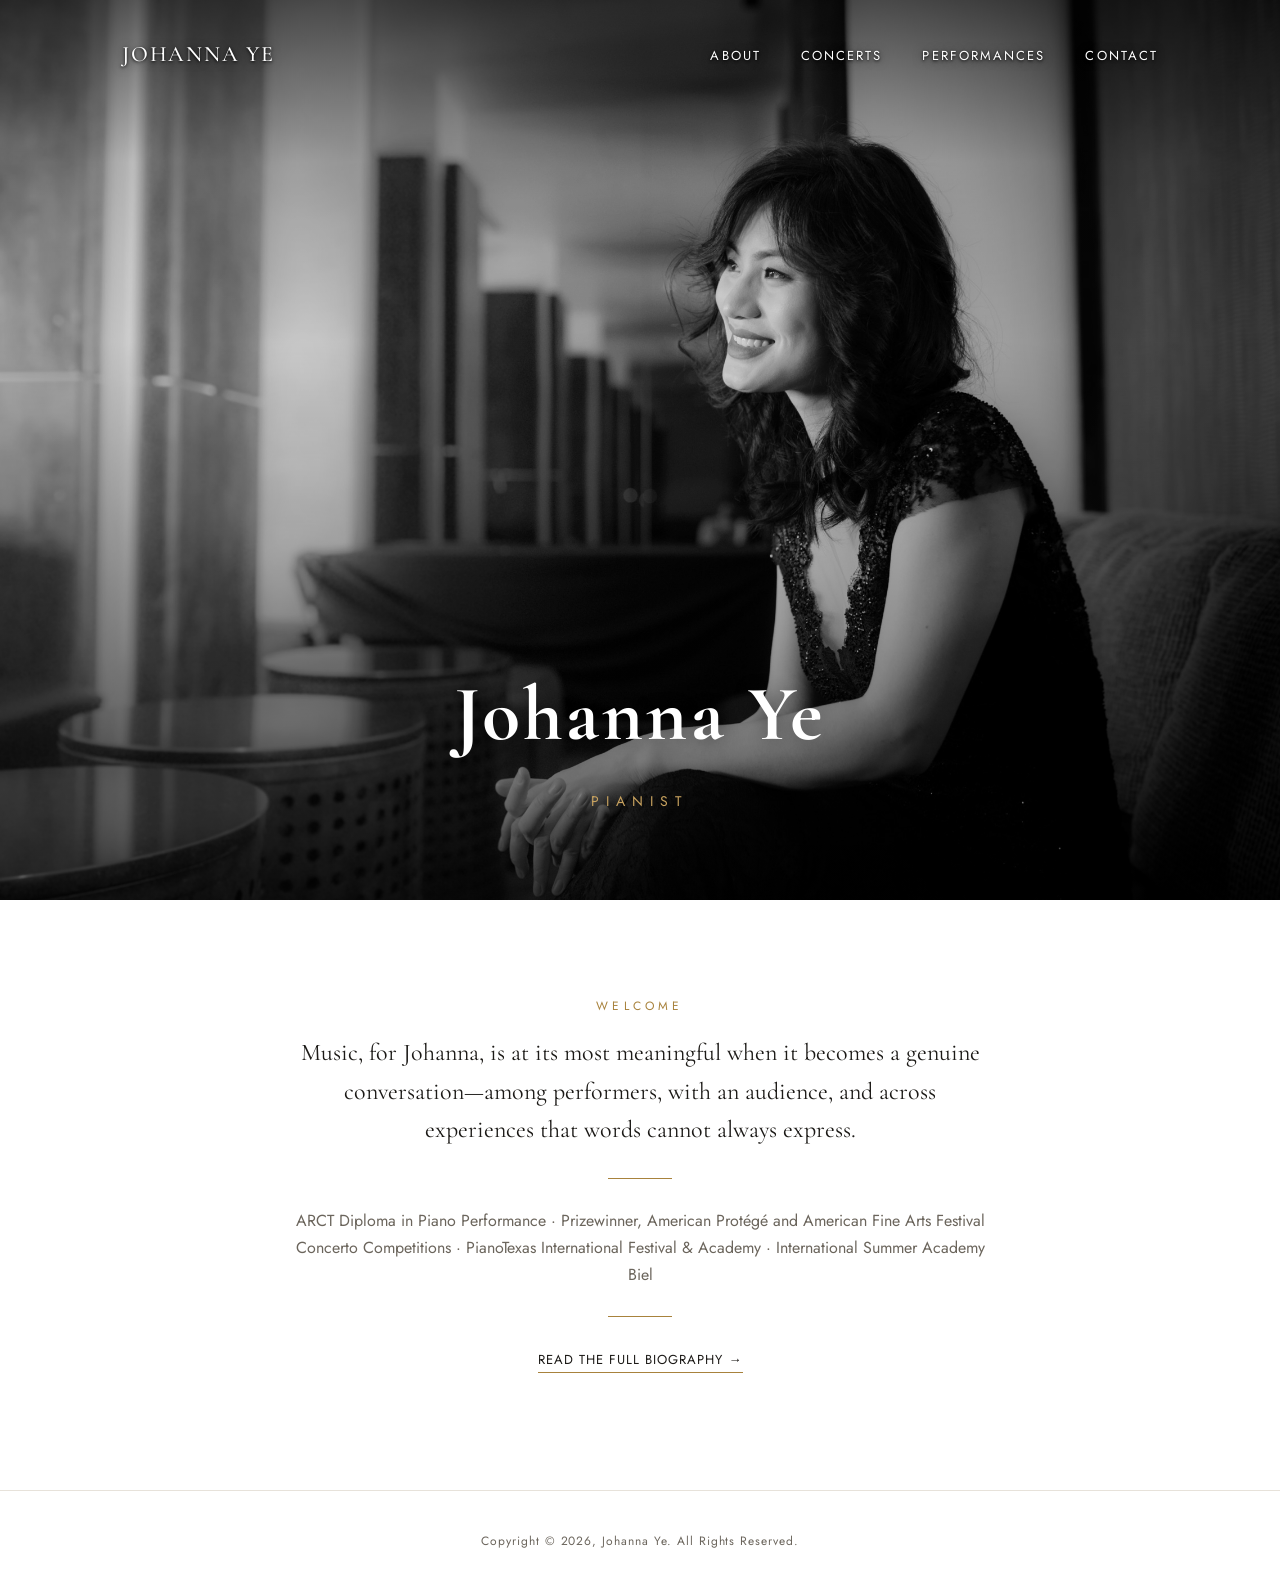
<file: index.html>
<!DOCTYPE html>
<html lang="en">
<head>
<meta charset="UTF-8">
<meta name="viewport" content="width=device-width, initial-scale=1.0">
<title>Johanna Ye | Pianist</title>
<meta name="description" content="Johanna Ye is a pianist whose musical life brings together performance, collaboration, and service.">
<link rel="preconnect" href="https://fonts.googleapis.com">
<link rel="preconnect" href="https://fonts.gstatic.com" crossorigin>
<link href="https://fonts.googleapis.com/css2?family=Cormorant+Garamond:wght@400;500;600&family=Jost:wght@400;500;600&display=swap" rel="stylesheet">
<link rel="stylesheet" href="css/style.css">
</head>
<body>

<header class="site-header on-photo">
  <div class="wrap header-row">
    <a class="brand" href="index.html">Johanna Ye</a>
    <button class="nav-toggle" aria-label="Toggle navigation"><span></span><span></span><span></span></button>
    <nav class="main-nav">
      <ul>
        <li><a href="about.html">About</a></li>
        <li><a href="concerts.html">Concerts</a></li>
        <li><a href="gallery.html">Performances</a></li>
        <li><a href="contact.html">Contact</a></li>
      </ul>
    </nav>
  </div>
</header>

<section class="hero">
  <img src="images/hero.jpg" alt="Johanna Ye, pianist">
  <div class="hero-overlay"></div>
  <div class="hero-caption">
    <h1 class="name">Johanna Ye</h1>
    <p class="role">Pianist</p>
  </div>
</section>

<main>
  <section class="section">
    <div class="wrap section-narrow" style="text-align:center;">
      <p class="section-kicker">Welcome</p>
      <p class="lede">Music, for Johanna, is at its most meaningful when it becomes a genuine conversation&mdash;among performers, with an audience, and across experiences that words cannot always express.</p>
      <div class="rule center"></div>
      <p class="muted">ARCT Diploma in Piano Performance &middot; Prizewinner, American Protégé and American Fine Arts Festival Concerto Competitions &middot; PianoTexas International Festival &amp; Academy &middot; International Summer Academy Biel</p>
      <div class="rule center"></div>
      <p><a href="about.html" style="border-bottom:1px solid var(--gold); padding-bottom:3px; letter-spacing:0.08em; text-transform:uppercase; font-size:13px;">Read the full biography &rarr;</a></p>
    </div>
  </section>
</main>

<footer class="site-footer">
  <div class="wrap">Copyright &copy; <span id="year"></span>, Johanna Ye. All Rights Reserved.</div>
</footer>

<script src="js/main.js"></script>
<script>document.getElementById("year").textContent = new Date().getFullYear();</script>
</body>
</html>
</file>
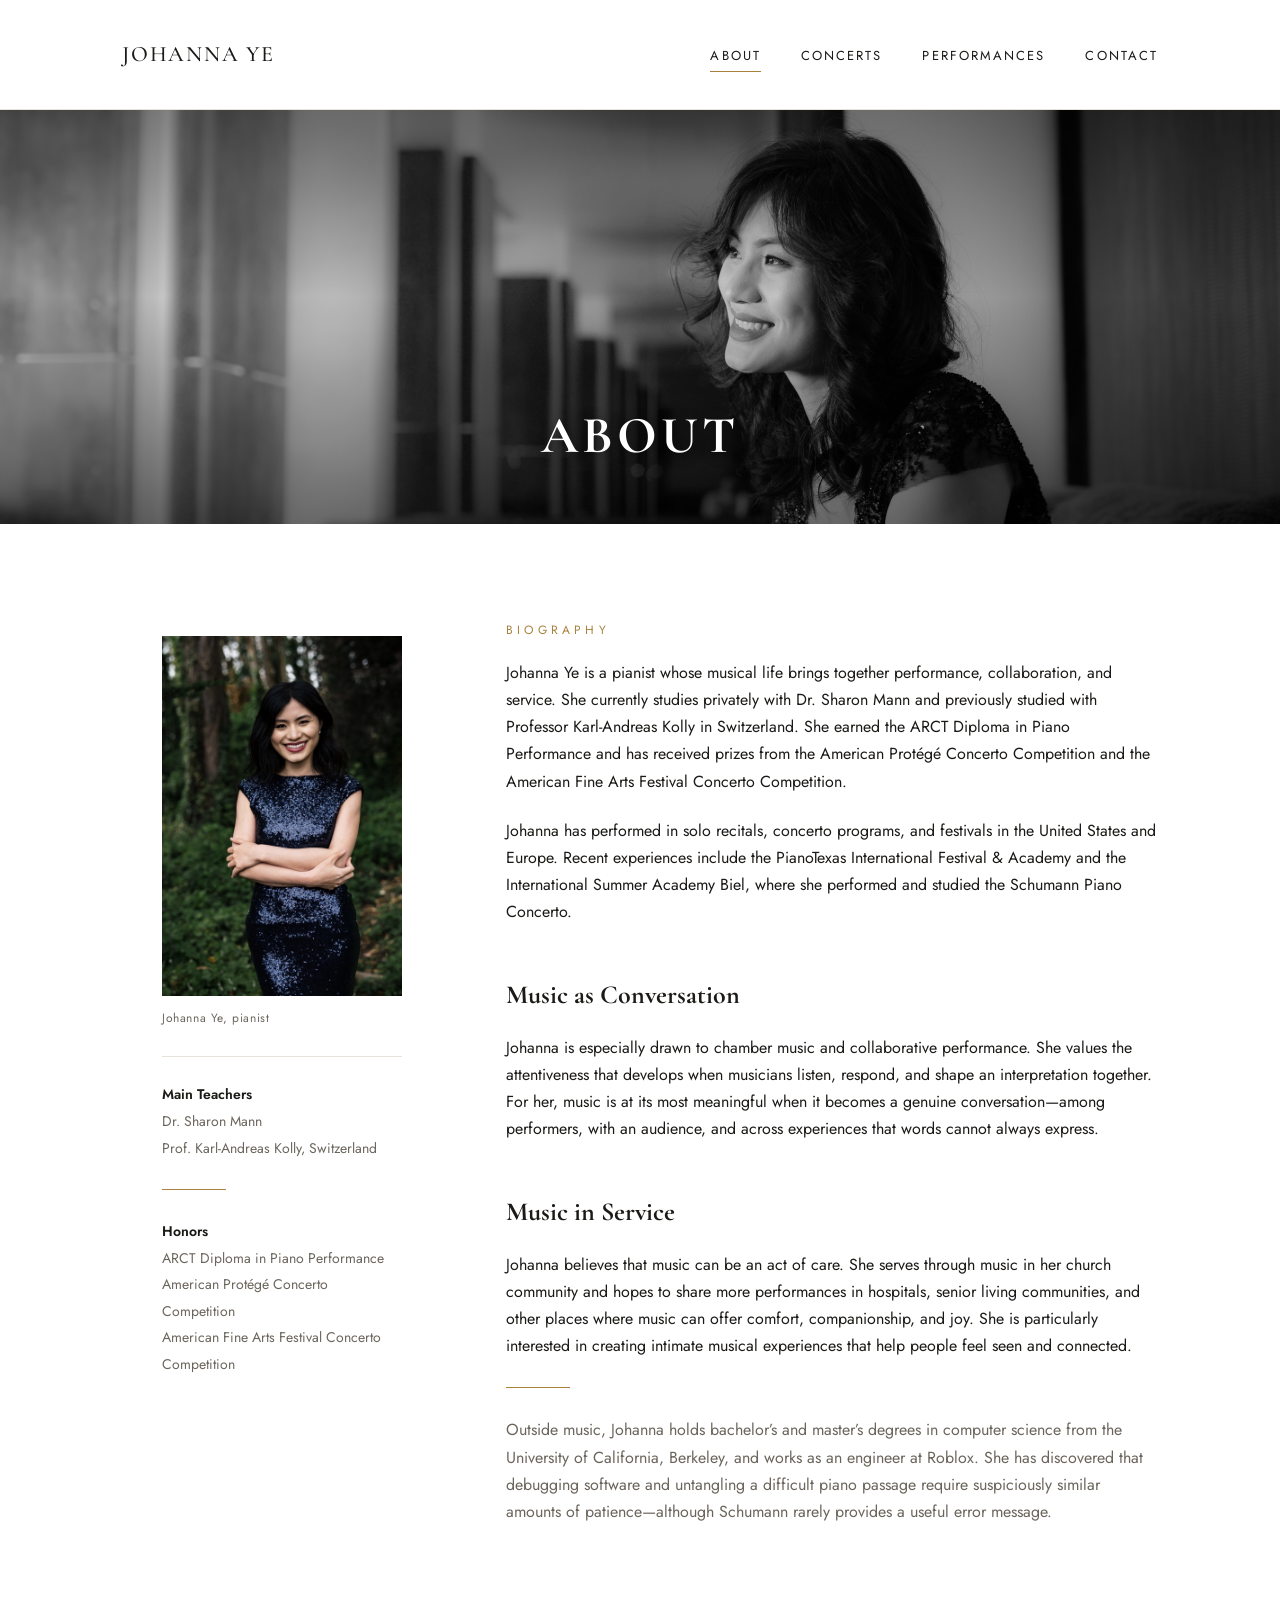
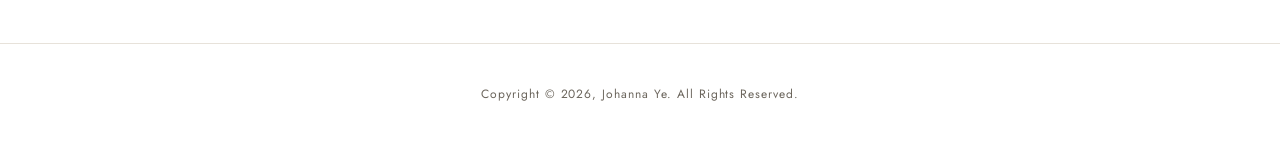
<file: about.html>
<!DOCTYPE html>
<html lang="en">
<head>
<meta charset="UTF-8">
<meta name="viewport" content="width=device-width, initial-scale=1.0">
<title>About | Johanna Ye</title>
<meta name="description" content="Biography of pianist Johanna Ye.">
<link rel="preconnect" href="https://fonts.googleapis.com">
<link rel="preconnect" href="https://fonts.gstatic.com" crossorigin>
<link href="https://fonts.googleapis.com/css2?family=Cormorant+Garamond:wght@400;500;600&family=Jost:wght@400;500;600&display=swap" rel="stylesheet">
<link rel="stylesheet" href="css/style.css">
</head>
<body>

<header class="site-header is-solid">
  <div class="wrap header-row">
    <a class="brand" href="index.html">Johanna Ye</a>
    <button class="nav-toggle" aria-label="Toggle navigation"><span></span><span></span><span></span></button>
    <nav class="main-nav">
      <ul>
        <li><a class="active" href="about.html">About</a></li>
        <li><a href="concerts.html">Concerts</a></li>
        <li><a href="gallery.html">Performances</a></li>
        <li><a href="contact.html">Contact</a></li>
      </ul>
    </nav>
  </div>
</header>

<section class="page-hero">
  <img src="images/hero.jpg" alt="Johanna Ye, pianist">
  <div class="hero-overlay"></div>
  <h1 class="page-title">About</h1>
</section>

<main>
  <section class="section">
    <div class="wrap">
      <div class="bio-grid">
        <figure class="bio-photo">
          <img src="images/gallery-outdoor.jpg" alt="Johanna Ye">
          <figcaption>Johanna Ye, pianist</figcaption>
          <div class="credentials">
            <strong>Main Teachers</strong><br>
            Dr. Sharon Mann<br>
            Prof. Karl-Andreas Kolly, Switzerland
            <div class="rule"></div>
            <strong>Honors</strong><br>
            ARCT Diploma in Piano Performance<br>
            American Protégé Concerto Competition<br>
            American Fine Arts Festival Concerto Competition
          </div>
        </figure>

        <div class="bio-copy">
          <p class="section-kicker">Biography</p>
          <p>Johanna Ye is a pianist whose musical life brings together performance, collaboration, and service. She currently studies privately with Dr. Sharon Mann and previously studied with Professor Karl-Andreas Kolly in Switzerland. She earned the ARCT Diploma in Piano Performance and has received prizes from the American Protégé Concerto Competition and the American Fine Arts Festival Concerto Competition.</p>
          <p>Johanna has performed in solo recitals, concerto programs, and festivals in the United States and Europe. Recent experiences include the PianoTexas International Festival &amp; Academy and the International Summer Academy Biel, where she performed and studied the Schumann Piano Concerto.</p>

          <h2 class="subhead">Music as Conversation</h2>
          <p>Johanna is especially drawn to chamber music and collaborative performance. She values the attentiveness that develops when musicians listen, respond, and shape an interpretation together. For her, music is at its most meaningful when it becomes a genuine conversation&mdash;among performers, with an audience, and across experiences that words cannot always express.</p>

          <h2 class="subhead">Music in Service</h2>
          <p>Johanna believes that music can be an act of care. She serves through music in her church community and hopes to share more performances in hospitals, senior living communities, and other places where music can offer comfort, companionship, and joy. She is particularly interested in creating intimate musical experiences that help people feel seen and connected.</p>

          <div class="rule"></div>
          <p class="muted">Outside music, Johanna holds bachelor&rsquo;s and master&rsquo;s degrees in computer science from the University of California, Berkeley, and works as an engineer at Roblox. She has discovered that debugging software and untangling a difficult piano passage require suspiciously similar amounts of patience&mdash;although Schumann rarely provides a useful error message.</p>
        </div>
      </div>
    </div>
  </section>
</main>

<footer class="site-footer">
  <div class="wrap">Copyright &copy; <span id="year"></span>, Johanna Ye. All Rights Reserved.</div>
</footer>

<script src="js/main.js"></script>
<script>document.getElementById("year").textContent = new Date().getFullYear();</script>
</body>
</html>
</file>
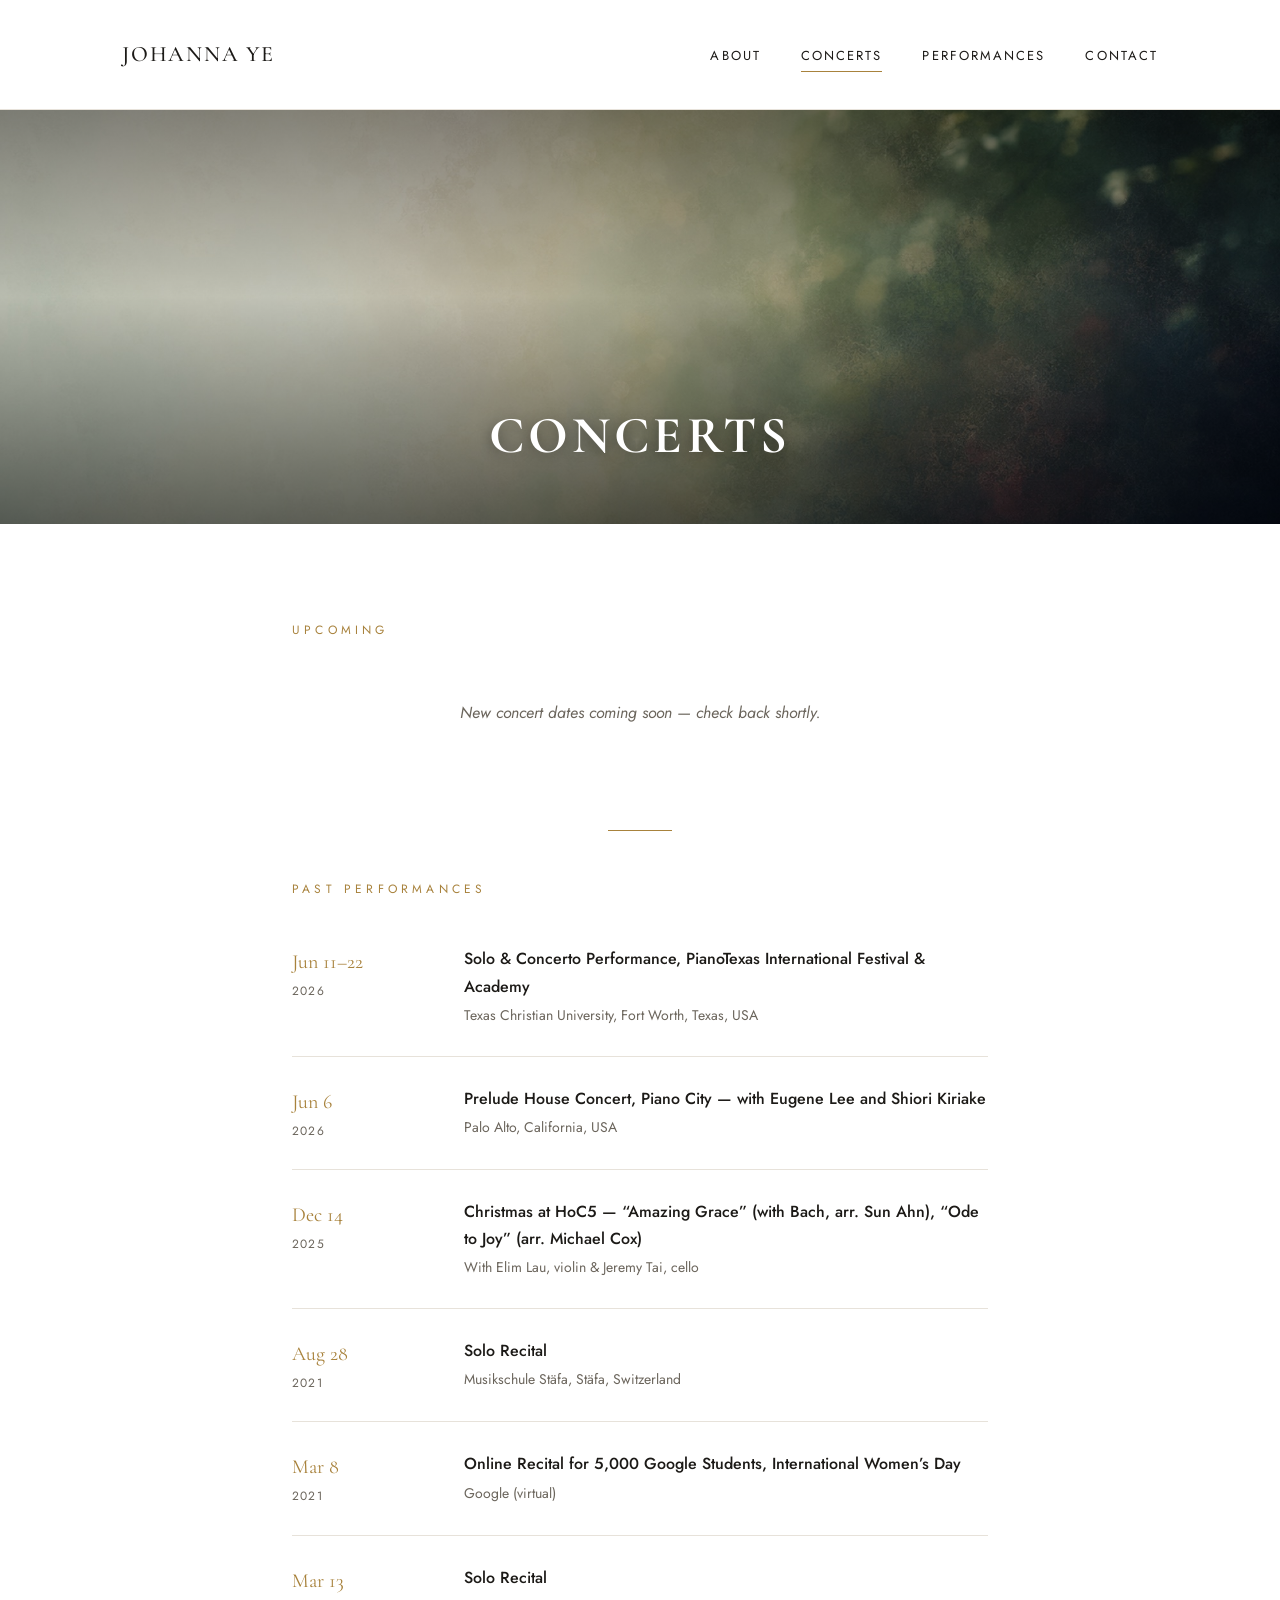
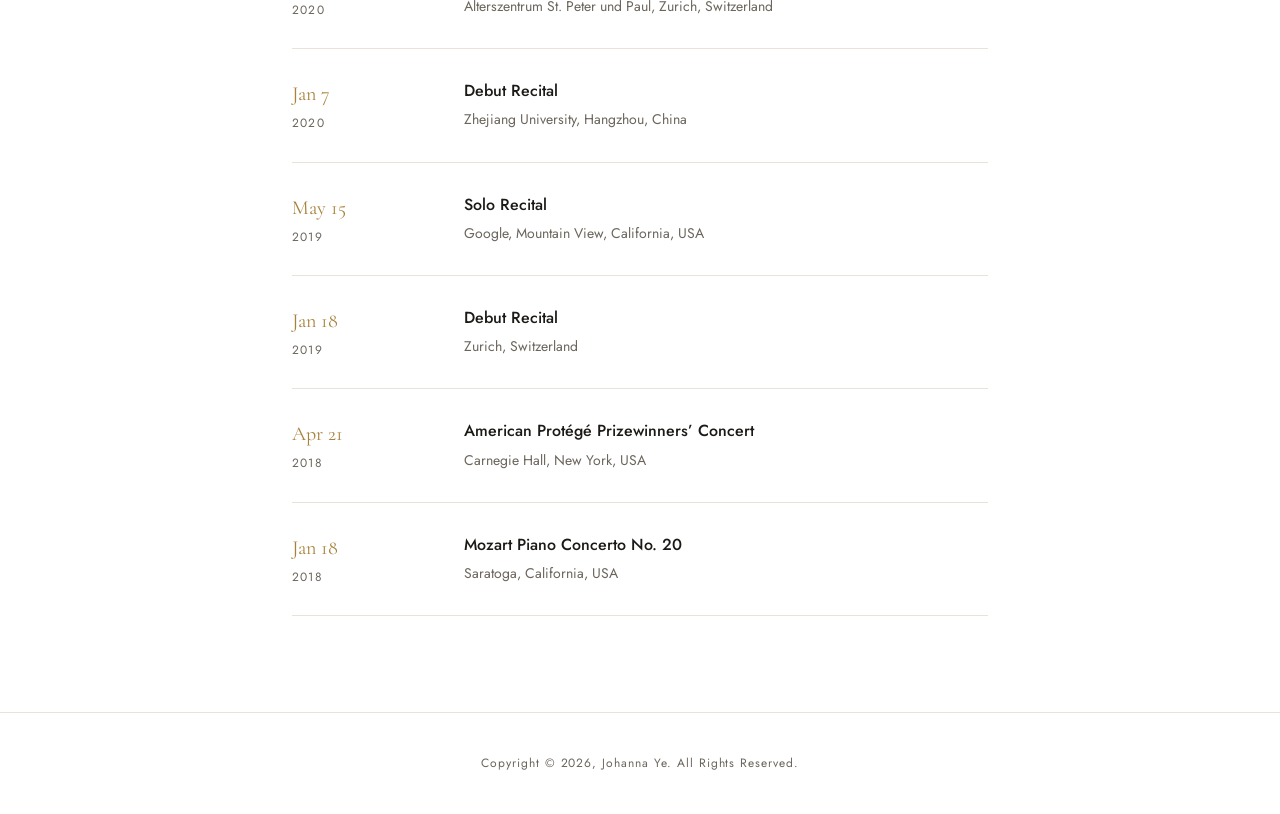
<file: concerts.html>
<!DOCTYPE html>
<html lang="en">
<head>
<meta charset="UTF-8">
<meta name="viewport" content="width=device-width, initial-scale=1.0">
<title>Concerts | Johanna Ye</title>
<meta name="description" content="Upcoming and past concerts by pianist Johanna Ye.">
<link rel="preconnect" href="https://fonts.googleapis.com">
<link rel="preconnect" href="https://fonts.gstatic.com" crossorigin>
<link href="https://fonts.googleapis.com/css2?family=Cormorant+Garamond:wght@400;500;600&family=Jost:wght@400;500;600&display=swap" rel="stylesheet">
<link rel="stylesheet" href="css/style.css">
</head>
<body>

<header class="site-header is-solid">
  <div class="wrap header-row">
    <a class="brand" href="index.html">Johanna Ye</a>
    <button class="nav-toggle" aria-label="Toggle navigation"><span></span><span></span><span></span></button>
    <nav class="main-nav">
      <ul>
        <li><a href="about.html">About</a></li>
        <li><a class="active" href="concerts.html">Concerts</a></li>
        <li><a href="gallery.html">Performances</a></li>
        <li><a href="contact.html">Contact</a></li>
      </ul>
    </nav>
  </div>
</header>

<section class="page-hero">
  <img src="images/contact-bg.jpg" alt="" style="object-position:50% 40%;">
  <div class="hero-overlay"></div>
  <h1 class="page-title">Concerts</h1>
</section>

<main>
  <section class="section">
    <div class="wrap section-narrow">
      <p class="section-kicker">Upcoming</p>

      <!--
        Concert dates go here. Duplicate this block for each performance:

        <li class="concert-item">
          <div class="date">Sep 14<span class="year">2026</span></div>
          <div>
            <div class="program">Program or work performed</div>
            <div class="venue">Venue &middot; City</div>
          </div>
        </li>
      -->
      <ul class="concert-list" id="upcoming-list">
      </ul>
      <p class="empty-note">New concert dates coming soon &mdash; check back shortly.</p>

      <div class="rule center" style="margin-top:64px;"></div>

      <p class="section-kicker" style="margin-top:48px;">Past Performances</p>
      <ul class="concert-list" id="past-list">
        <li class="concert-item">
          <div class="date">Jun 11&ndash;22<span class="year">2026</span></div>
          <div>
            <div class="program">Solo &amp; Concerto Performance, PianoTexas International Festival &amp; Academy</div>
            <div class="venue">Texas Christian University, Fort Worth, Texas, USA</div>
          </div>
        </li>
        <li class="concert-item">
          <div class="date">Jun 6<span class="year">2026</span></div>
          <div>
            <div class="program">Prelude House Concert, Piano City &mdash; with Eugene Lee and Shiori Kiriake</div>
            <div class="venue">Palo Alto, California, USA</div>
          </div>
        </li>
        <li class="concert-item">
          <div class="date">Dec 14<span class="year">2025</span></div>
          <div>
            <div class="program">Christmas at HoC5 &mdash; &ldquo;Amazing Grace&rdquo; (with Bach, arr. Sun Ahn), &ldquo;Ode to Joy&rdquo; (arr. Michael Cox)</div>
            <div class="venue">With Elim Lau, violin &amp; Jeremy Tai, cello</div>
          </div>
        </li>
        <li class="concert-item">
          <div class="date">Aug 28<span class="year">2021</span></div>
          <div>
            <div class="program">Solo Recital</div>
            <div class="venue">Musikschule St&auml;fa, St&auml;fa, Switzerland</div>
          </div>
        </li>
        <li class="concert-item">
          <div class="date">Mar 8<span class="year">2021</span></div>
          <div>
            <div class="program">Online Recital for 5,000 Google Students, International Women&rsquo;s Day</div>
            <div class="venue">Google (virtual)</div>
          </div>
        </li>
        <li class="concert-item">
          <div class="date">Mar 13<span class="year">2020</span></div>
          <div>
            <div class="program">Solo Recital</div>
            <div class="venue">Alterszentrum St. Peter und Paul, Zurich, Switzerland</div>
          </div>
        </li>
        <li class="concert-item">
          <div class="date">Jan 7<span class="year">2020</span></div>
          <div>
            <div class="program">Debut Recital</div>
            <div class="venue">Zhejiang University, Hangzhou, China</div>
          </div>
        </li>
        <li class="concert-item">
          <div class="date">May 15<span class="year">2019</span></div>
          <div>
            <div class="program">Solo Recital</div>
            <div class="venue">Google, Mountain View, California, USA</div>
          </div>
        </li>
        <li class="concert-item">
          <div class="date">Jan 18<span class="year">2019</span></div>
          <div>
            <div class="program">Debut Recital</div>
            <div class="venue">Zurich, Switzerland</div>
          </div>
        </li>
        <li class="concert-item">
          <div class="date">Apr 21<span class="year">2018</span></div>
          <div>
            <div class="program">American Prot&eacute;g&eacute; Prizewinners&rsquo; Concert</div>
            <div class="venue">Carnegie Hall, New York, USA</div>
          </div>
        </li>
        <li class="concert-item">
          <div class="date">Jan 18<span class="year">2018</span></div>
          <div>
            <div class="program">Mozart Piano Concerto No. 20</div>
            <div class="venue">Saratoga, California, USA</div>
          </div>
        </li>
      </ul>
    </div>
  </section>
</main>

<footer class="site-footer">
  <div class="wrap">Copyright &copy; <span id="year"></span>, Johanna Ye. All Rights Reserved.</div>
</footer>

<script src="js/main.js"></script>
<script>document.getElementById("year").textContent = new Date().getFullYear();</script>
</body>
</html>
</file>
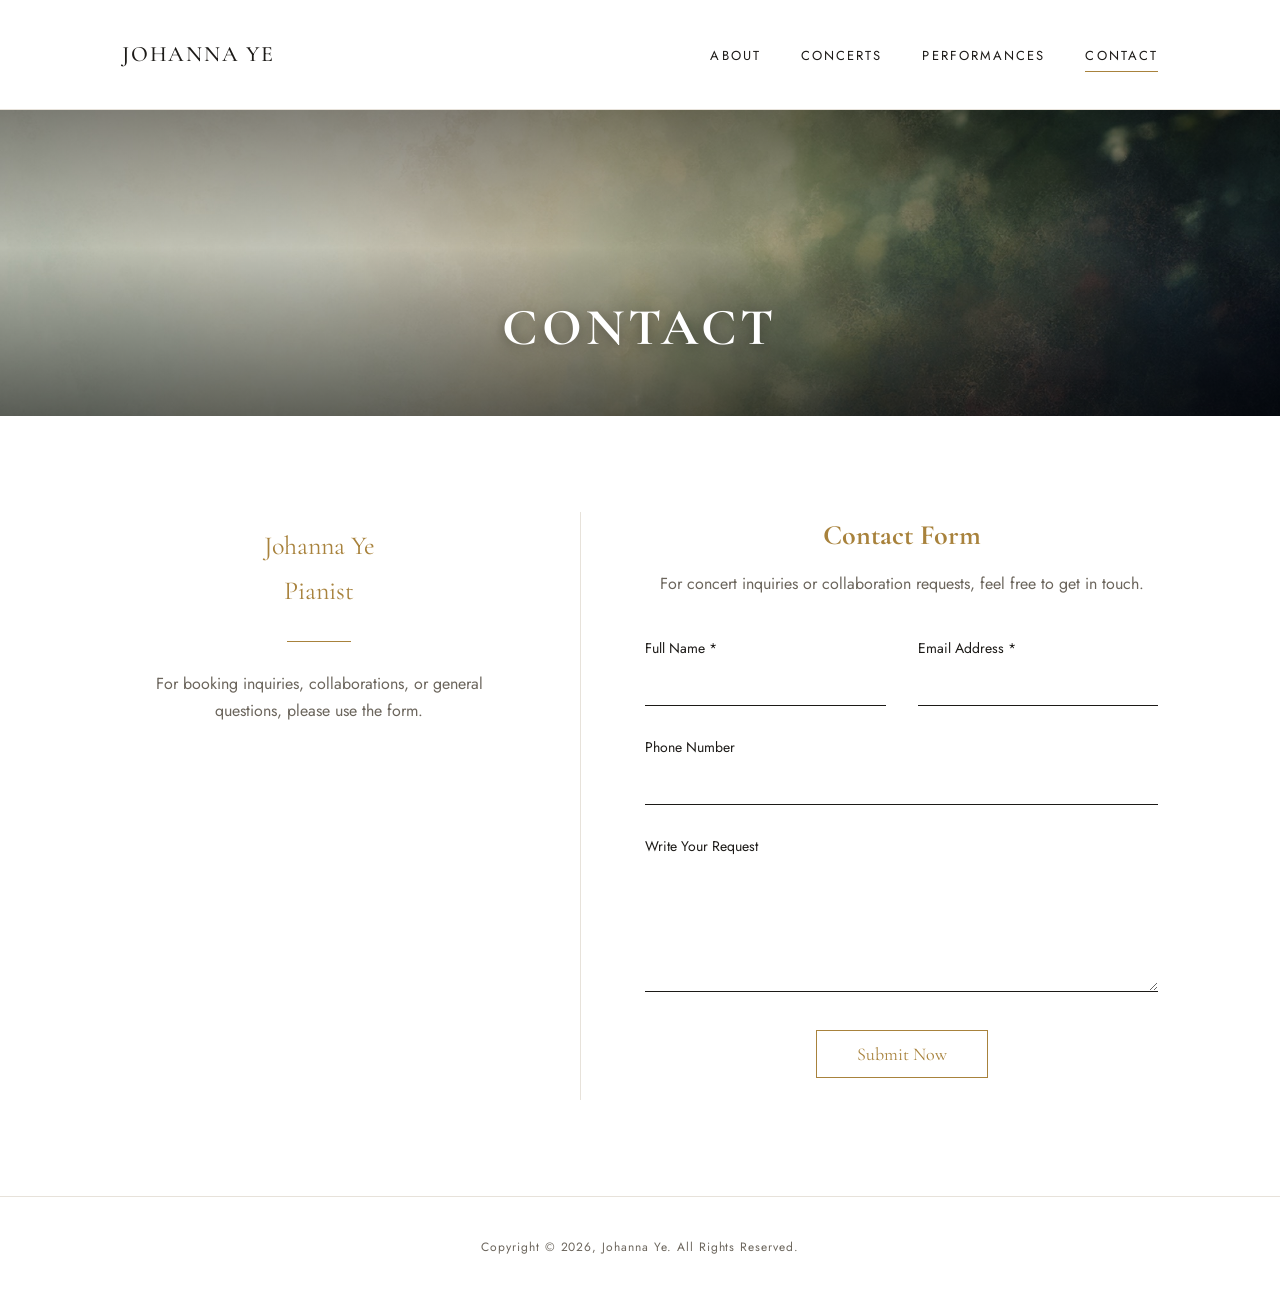
<file: contact.html>
<!DOCTYPE html>
<html lang="en">
<head>
<meta charset="UTF-8">
<meta name="viewport" content="width=device-width, initial-scale=1.0">
<title>Contact | Johanna Ye</title>
<meta name="description" content="Contact pianist Johanna Ye.">
<link rel="preconnect" href="https://fonts.googleapis.com">
<link rel="preconnect" href="https://fonts.gstatic.com" crossorigin>
<link href="https://fonts.googleapis.com/css2?family=Cormorant+Garamond:wght@400;500;600&family=Jost:wght@400;500;600&display=swap" rel="stylesheet">
<link rel="stylesheet" href="css/style.css">
</head>
<body>

<header class="site-header is-solid">
  <div class="wrap header-row">
    <a class="brand" href="index.html">Johanna Ye</a>
    <button class="nav-toggle" aria-label="Toggle navigation"><span></span><span></span><span></span></button>
    <nav class="main-nav">
      <ul>
        <li><a href="about.html">About</a></li>
        <li><a href="concerts.html">Concerts</a></li>
        <li><a href="gallery.html">Performances</a></li>
        <li><a class="active" href="contact.html">Contact</a></li>
      </ul>
    </nav>
  </div>
</header>

<section class="page-hero" style="height:34vh; min-height:220px;">
  <img src="images/contact-bg.jpg" alt="" style="object-position:50% 40%;">
  <div class="hero-overlay"></div>
  <h1 class="page-title">Contact</h1>
</section>

<main>
  <section class="section">
    <div class="wrap">
      <div class="contact-grid">
        <div class="contact-side">
          <p class="role-name">Johanna Ye<br>Pianist</p>
          <div class="rule center"></div>
          <p class="muted">For booking inquiries, collaborations, or general questions, please use the form.</p>

          <!-- Add social links here when ready, e.g.:
          <div class="social-links">
            <a href="#">Instagram</a>
            <a href="#">YouTube</a>
          </div>
          -->
        </div>

        <div class="contact-divider"></div>

        <div>
          <div class="contact-form-heading">
            <h2>Contact Form</h2>
            <p>For concert inquiries or collaboration requests, feel free to get in touch.</p>
          </div>

          <form class="contact-form" id="contact-form" action="https://formspree.io/f/mojgrvga" method="POST">
            <div class="field-row">
              <div class="field">
                <label for="name">Full Name *</label>
                <input type="text" id="name" name="name" required>
              </div>
              <div class="field">
                <label for="email">Email Address *</label>
                <input type="email" id="email" name="email" required>
              </div>
            </div>
            <div class="field">
              <label for="phone">Phone Number</label>
              <input type="tel" id="phone" name="phone">
            </div>
            <div class="field">
              <label for="message">Write Your Request</label>
              <textarea id="message" name="message" rows="5"></textarea>
            </div>

            <input type="hidden" name="_subject" value="New inquiry from johannaye.com contact form">
            <input type="text" name="_gotcha" style="display:none" tabindex="-1" autocomplete="off">

            <div class="submit-row">
              <button type="submit">Submit Now</button>
            </div>
            <p class="form-status" id="form-status" role="status"></p>
          </form>
        </div>
      </div>
    </div>
  </section>
</main>

<footer class="site-footer">
  <div class="wrap">Copyright &copy; <span id="year"></span>, Johanna Ye. All Rights Reserved.</div>
</footer>

<script src="js/main.js"></script>
<script src="js/contact-form.js"></script>
<script>document.getElementById("year").textContent = new Date().getFullYear();</script>
</body>
</html>
</file>
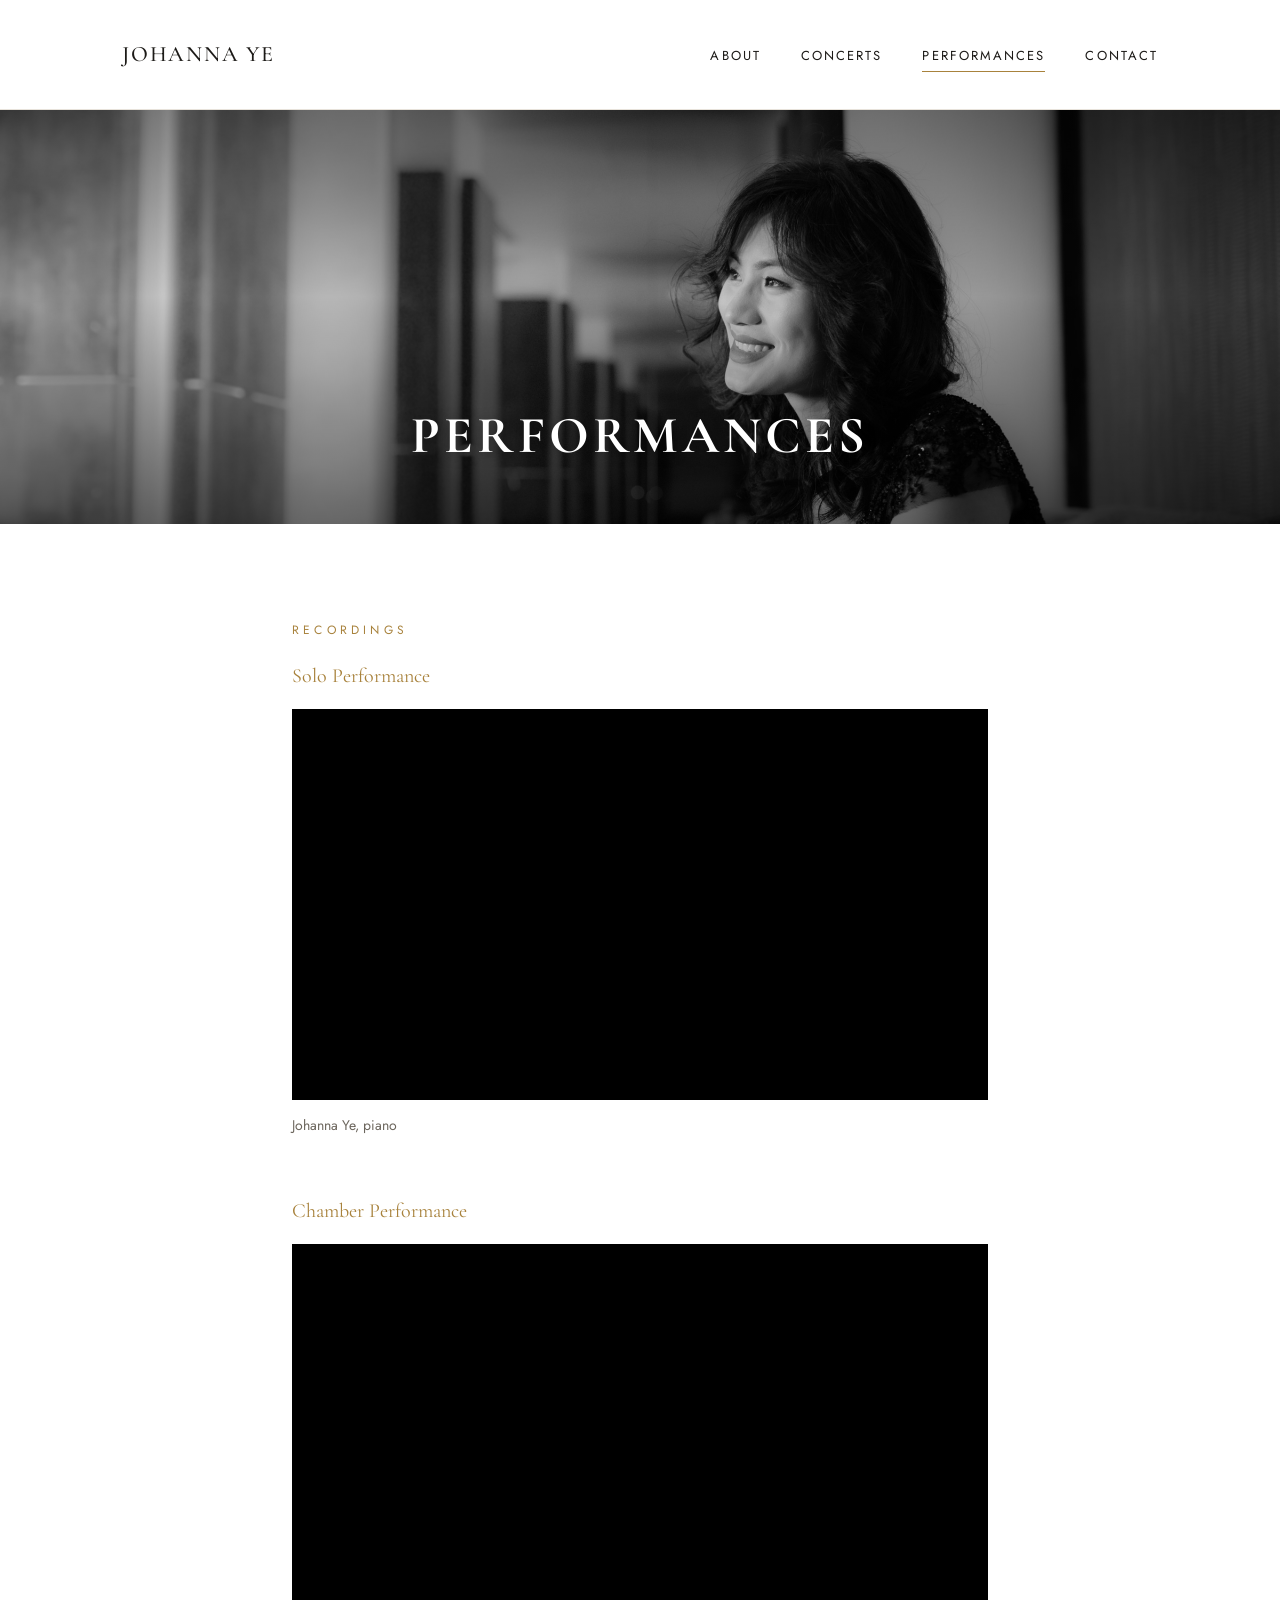
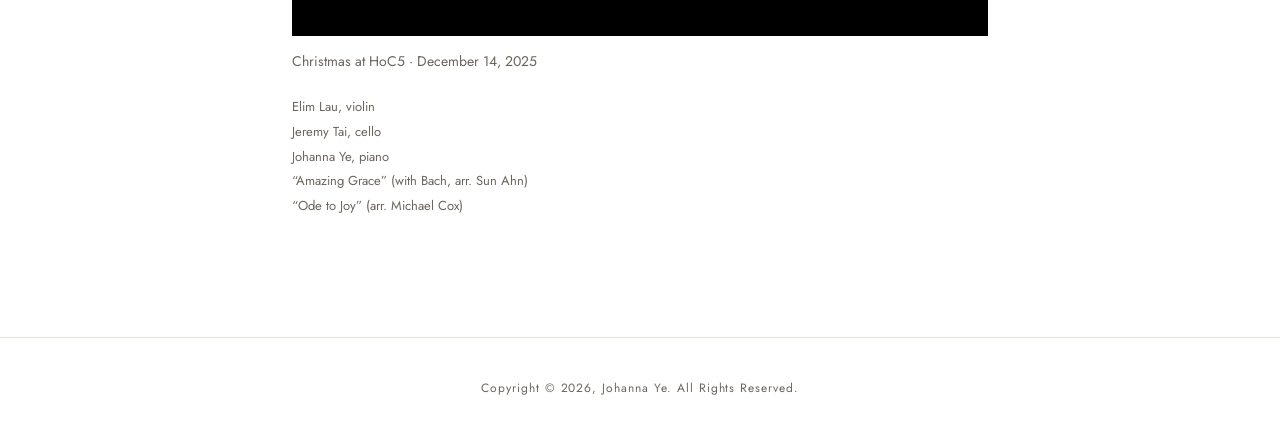
<file: gallery.html>
<!DOCTYPE html>
<html lang="en">
<head>
<meta charset="UTF-8">
<meta name="viewport" content="width=device-width, initial-scale=1.0">
<title>Performances | Johanna Ye</title>
<meta name="description" content="Recorded performances by pianist Johanna Ye.">
<link rel="preconnect" href="https://fonts.googleapis.com">
<link rel="preconnect" href="https://fonts.gstatic.com" crossorigin>
<link href="https://fonts.googleapis.com/css2?family=Cormorant+Garamond:wght@400;500;600&family=Jost:wght@400;500;600&display=swap" rel="stylesheet">
<link rel="stylesheet" href="css/style.css">
</head>
<body>

<header class="site-header is-solid">
  <div class="wrap header-row">
    <a class="brand" href="index.html">Johanna Ye</a>
    <button class="nav-toggle" aria-label="Toggle navigation"><span></span><span></span><span></span></button>
    <nav class="main-nav">
      <ul>
        <li><a href="about.html">About</a></li>
        <li><a href="concerts.html">Concerts</a></li>
        <li><a class="active" href="gallery.html">Performances</a></li>
        <li><a href="contact.html">Contact</a></li>
      </ul>
    </nav>
  </div>
</header>

<section class="page-hero">
  <img src="images/hero.jpg" alt="Johanna Ye, pianist" style="object-position:70% 20%;">
  <div class="hero-overlay"></div>
  <h1 class="page-title">Performances</h1>
</section>

<main>
  <section class="section">
    <div class="wrap section-narrow">
      <p class="section-kicker">Recordings</p>

      <p class="video-label">Solo Performance</p>
      <div class="video-block">
        <div class="video-frame">
          <iframe src="https://www.youtube.com/embed/laD_CRsF1T4" title="Johanna Ye, piano" allow="accelerometer; autoplay; clipboard-write; encrypted-media; gyroscope; picture-in-picture; web-share" allowfullscreen loading="lazy"></iframe>
        </div>
        <p class="video-caption">Johanna Ye, piano</p>
      </div>

      <p class="video-label" style="margin-top:56px;">Chamber Performance</p>
      <div class="video-block">
        <div class="video-frame">
          <iframe src="https://www.youtube.com/embed/N-LQgqctToI" title="Christmas at HoC5, chamber performance" allow="accelerometer; autoplay; clipboard-write; encrypted-media; gyroscope; picture-in-picture; web-share" allowfullscreen loading="lazy"></iframe>
        </div>
        <p class="video-caption">Christmas at HoC5 &middot; December 14, 2025</p>
        <p class="video-credits">
          Elim Lau, violin<br>
          Jeremy Tai, cello<br>
          Johanna Ye, piano<br>
          &ldquo;Amazing Grace&rdquo; (with Bach, arr. Sun Ahn)<br>
          &ldquo;Ode to Joy&rdquo; (arr. Michael Cox)
        </p>
      </div>
    </div>
  </section>
</main>

<footer class="site-footer">
  <div class="wrap">Copyright &copy; <span id="year"></span>, Johanna Ye. All Rights Reserved.</div>
</footer>

<script src="js/main.js"></script>
<script>document.getElementById("year").textContent = new Date().getFullYear();</script>
</body>
</html>
</file>
<file: css/style.css>
:root {
  --gold: #a8823c;
  --gold-light: #c9a35f;
  --ink: #1c1a17;
  --paper: #ffffff;
  --paper-warm: #faf8f5;
  --line: #e7e2da;
  --muted: #6b655c;
  --serif: "Cormorant Garamond", Georgia, "Times New Roman", serif;
  --sans: "Jost", "Helvetica Neue", Arial, sans-serif;
}

* { box-sizing: border-box; }

html { scroll-behavior: smooth; }

body {
  margin: 0;
  font-family: var(--sans);
  color: var(--ink);
  background: var(--paper);
  font-size: 16px;
  line-height: 1.7;
  -webkit-font-smoothing: antialiased;
}

a { color: inherit; text-decoration: none; }

img { max-width: 100%; display: block; }

.wrap {
  max-width: 1100px;
  margin: 0 auto;
  padding: 0 32px;
}

/* Header / Nav */

.site-header {
  position: absolute;
  top: 0;
  left: 0;
  right: 0;
  z-index: 20;
  padding: 36px 0;
}

.site-header.is-solid {
  position: relative;
  background: var(--paper);
  border-bottom: 1px solid var(--line);
}

.header-row {
  display: flex;
  align-items: center;
  justify-content: space-between;
}

.brand {
  font-family: var(--serif);
  font-size: 22px;
  letter-spacing: 0.08em;
  text-transform: uppercase;
  font-weight: 500;
}

.site-header.on-photo .brand,
.site-header.on-photo nav.main-nav a {
  color: #fff;
  text-shadow: 0 1px 3px rgba(0,0,0,0.9), 0 1px 10px rgba(0,0,0,0.6);
}

.site-header.on-photo {
  transition: background 0.3s ease, border-color 0.3s ease, padding 0.3s ease;
}

.site-header.on-photo.scrolled {
  position: fixed;
  background: rgba(255,255,255,0.96);
  border-bottom: 1px solid var(--line);
  padding: 18px 0;
}

.site-header.on-photo.scrolled .brand,
.site-header.on-photo.scrolled nav.main-nav a {
  color: var(--ink);
  text-shadow: none;
}

nav.main-nav ul {
  list-style: none;
  display: flex;
  gap: 40px;
  margin: 0;
  padding: 0;
}

nav.main-nav a {
  font-size: 13px;
  letter-spacing: 0.16em;
  text-transform: uppercase;
  padding-bottom: 6px;
  border-bottom: 1px solid transparent;
  transition: border-color 0.25s ease, opacity 0.25s ease;
}

nav.main-nav a:hover,
nav.main-nav a.active {
  border-bottom-color: var(--gold);
}

.nav-toggle {
  display: none;
  flex-direction: column;
  gap: 5px;
  background: none;
  border: 0;
  cursor: pointer;
  padding: 4px;
}

.nav-toggle span {
  width: 24px;
  height: 1px;
  background: currentColor;
}

@media (max-width: 700px) {
  .nav-toggle { display: flex; }

  nav.main-nav {
    position: absolute;
    top: 100%;
    left: 0;
    right: 0;
    background: var(--paper);
    border-bottom: 1px solid var(--line);
    max-height: 0;
    overflow: hidden;
    transition: max-height 0.3s ease;
  }

  nav.main-nav.open { max-height: 320px; }

  nav.main-nav ul {
    flex-direction: column;
    gap: 0;
    padding: 8px 32px 20px;
  }

  nav.main-nav a {
    display: block;
    padding: 12px 0;
    color: var(--ink) !important;
    text-shadow: none !important;
  }

  .site-header.on-photo.scrolled,
  .site-header { background: var(--paper); }

  .site-header.on-photo:not(.scrolled) nav.main-nav {
    background: rgba(20,18,16,0.96);
  }

  .site-header.on-photo:not(.scrolled) nav.main-nav a {
    color: #fff !important;
  }
}

/* Hero */

.hero {
  position: relative;
  height: 100vh;
  min-height: 560px;
  width: 100%;
  overflow: hidden;
  background: #0d0c0b;
}

.hero img {
  width: 100%;
  height: 100%;
  object-fit: cover;
  object-position: 60% 30%;
  opacity: 0.94;
}

.hero-overlay {
  position: absolute;
  inset: 0;
  background: linear-gradient(180deg, rgba(0,0,0,0.6) 0%, rgba(0,0,0,0.15) 18%, rgba(0,0,0,0.05) 38%, rgba(0,0,0,0.55) 100%);
}

.hero-caption {
  position: absolute;
  left: 0;
  right: 0;
  bottom: 64px;
  text-align: center;
  color: #fff;
}

.hero-caption .name {
  font-family: var(--serif);
  font-size: clamp(40px, 7vw, 78px);
  letter-spacing: 0.04em;
  margin: 0;
  text-shadow: 0 2px 18px rgba(0,0,0,0.4);
}

.hero-caption .role {
  margin-top: 10px;
  font-size: 14px;
  letter-spacing: 0.5em;
  text-transform: uppercase;
  color: var(--gold-light);
}

/* Page hero (smaller, for interior pages) */

.page-hero {
  position: relative;
  height: 46vh;
  min-height: 300px;
  width: 100%;
  overflow: hidden;
  background: #0d0c0b;
}

.page-hero img {
  width: 100%;
  height: 100%;
  object-fit: cover;
  object-position: 50% 25%;
}

.page-hero .hero-overlay {
  background: linear-gradient(180deg, rgba(0,0,0,0.45) 0%, rgba(0,0,0,0.15) 45%, rgba(0,0,0,0.55) 100%);
}

.page-hero .page-title {
  position: absolute;
  left: 0;
  right: 0;
  bottom: 44px;
  text-align: center;
  color: #fff;
  font-family: var(--serif);
  font-size: clamp(32px, 5vw, 52px);
  letter-spacing: 0.08em;
  text-transform: uppercase;
  margin: 0;
  text-shadow: 0 2px 14px rgba(0,0,0,0.4);
}

/* Sections */

main { display: block; }

.section {
  padding: 96px 0;
}

.section-narrow {
  max-width: 760px;
  margin: 0 auto;
}

.section-title {
  font-family: var(--serif);
  font-size: 34px;
  letter-spacing: 0.04em;
  margin: 0 0 8px;
}

.section-kicker {
  font-size: 12px;
  letter-spacing: 0.35em;
  text-transform: uppercase;
  color: var(--gold);
  margin: 0 0 18px;
}

.rule {
  width: 64px;
  height: 1px;
  background: var(--gold);
  margin: 28px 0;
}

.rule.center { margin-left: auto; margin-right: auto; }

p { margin: 0 0 22px; color: var(--ink); }

.lede {
  font-family: var(--serif);
  font-size: 24px;
  line-height: 1.6;
  color: var(--ink);
}

.muted { color: var(--muted); }

/* Bio page */

.bio-grid {
  display: grid;
  grid-template-columns: 320px 1fr;
  gap: 64px;
  align-items: start;
}

.bio-photo img {
  width: 100%;
  filter: grayscale(15%);
}

.bio-photo figcaption {
  margin-top: 12px;
  font-size: 12px;
  color: var(--muted);
  letter-spacing: 0.05em;
}

.credentials {
  margin-top: 28px;
  padding-top: 24px;
  border-top: 1px solid var(--line);
  font-size: 14px;
  color: var(--muted);
  line-height: 1.9;
}

.credentials strong {
  color: var(--ink);
  font-weight: 600;
}

.subhead {
  font-family: var(--serif);
  font-size: 26px;
  margin: 48px 0 16px;
}

.subhead:first-child { margin-top: 0; }

/* Concerts */

.concert-list {
  list-style: none;
  margin: 0;
  padding: 0;
}

.concert-item {
  display: grid;
  grid-template-columns: 140px 1fr;
  gap: 32px;
  padding: 28px 0;
  border-bottom: 1px solid var(--line);
}

.concert-item .date {
  font-family: var(--serif);
  font-size: 20px;
  color: var(--gold);
}

.concert-item .date .year {
  display: block;
  font-family: var(--sans);
  font-size: 12px;
  letter-spacing: 0.1em;
  color: var(--muted);
  margin-top: 2px;
}

.concert-item .program {
  font-weight: 500;
  margin-bottom: 4px;
}

.concert-item .venue {
  color: var(--muted);
  font-size: 14px;
}

.empty-note {
  text-align: center;
  padding: 40px 0;
  color: var(--muted);
  font-style: italic;
}

/* Gallery */

.gallery-grid {
  display: grid;
  grid-template-columns: repeat(2, 1fr);
  gap: 24px;
}

.gallery-grid figure {
  margin: 0;
  overflow: hidden;
  background: var(--paper-warm);
}

.gallery-grid img {
  width: 100%;
  height: 100%;
  object-fit: cover;
  transition: transform 0.6s ease;
}

.gallery-grid a:hover img {
  transform: scale(1.04);
}

.video-block {
  margin-top: 16px;
}

.video-frame {
  position: relative;
  padding-bottom: 56.25%;
  height: 0;
  overflow: hidden;
  background: #000;
}

.video-frame iframe {
  position: absolute;
  inset: 0;
  width: 100%;
  height: 100%;
  border: 0;
}

.video-caption {
  margin-top: 14px;
  font-size: 14px;
  color: var(--muted);
}

.video-label {
  font-family: var(--serif);
  font-size: 20px;
  color: var(--gold);
  margin: 0 0 16px;
}

.video-credits {
  margin-top: 10px;
  font-size: 13px;
  line-height: 1.9;
  color: var(--muted);
}

/* Contact */

.contact-grid {
  display: grid;
  grid-template-columns: 1fr 1px 1.3fr;
  gap: 64px;
  align-items: start;
}

.contact-divider {
  background: var(--line);
  height: 100%;
  min-height: 320px;
}

.contact-side {
  text-align: center;
  padding-top: 12px;
}

.contact-side .role-name {
  font-family: var(--serif);
  font-size: 26px;
  color: var(--gold);
}

.social-links {
  margin-top: 40px;
  display: flex;
  justify-content: center;
  gap: 28px;
  font-size: 13px;
  letter-spacing: 0.14em;
  text-transform: uppercase;
}

.social-links a { border-bottom: 1px solid var(--gold); padding-bottom: 3px; }

.contact-form-heading {
  text-align: center;
  margin-bottom: 40px;
}

.contact-form-heading h2 {
  font-family: var(--serif);
  color: var(--gold);
  font-size: 28px;
  margin: 0 0 10px;
}

.contact-form-heading p {
  color: var(--muted);
  margin: 0;
}

.contact-form .field-row {
  display: grid;
  grid-template-columns: 1fr 1fr;
  gap: 32px;
}

.contact-form .field {
  margin-bottom: 30px;
}

.contact-form label {
  display: block;
  font-size: 14px;
  color: var(--ink);
  margin-bottom: 10px;
}

.contact-form input,
.contact-form textarea {
  width: 100%;
  border: none;
  border-bottom: 1px solid var(--ink);
  background: transparent;
  font-family: var(--sans);
  font-size: 15px;
  padding: 6px 2px;
  color: var(--ink);
}

.contact-form input:focus,
.contact-form textarea:focus {
  outline: none;
  border-bottom-color: var(--gold);
}

.contact-form textarea {
  resize: vertical;
  min-height: 110px;
}

.contact-form .submit-row {
  text-align: center;
  margin-top: 12px;
}

.contact-form button {
  font-family: var(--serif);
  font-size: 18px;
  color: var(--gold);
  background: none;
  border: 1px solid var(--gold);
  padding: 12px 40px;
  cursor: pointer;
  transition: background 0.25s ease, color 0.25s ease;
}

.contact-form button:hover {
  background: var(--gold);
  color: #fff;
}

.form-status {
  text-align: center;
  margin-top: 20px;
  font-size: 14px;
}

.form-status.success { color: #4c6b3a; }
.form-status.error { color: #a33b2b; }

@media (max-width: 760px) {
  .contact-grid { grid-template-columns: 1fr; }
  .contact-divider { display: none; }
  .contact-form .field-row { grid-template-columns: 1fr; gap: 0; }
}

/* Footer */

footer.site-footer {
  border-top: 1px solid var(--line);
  padding: 40px 0;
  text-align: center;
  font-size: 12px;
  letter-spacing: 0.08em;
  color: var(--muted);
}

/* Responsive */

@media (max-width: 860px) {
  .bio-grid { grid-template-columns: 1fr; }
  .gallery-grid { grid-template-columns: 1fr; }
  nav.main-nav ul { gap: 22px; }
  .section { padding: 64px 0; }
}

@media (max-width: 620px) {
  .site-header { padding: 22px 0; }
  nav.main-nav ul { gap: 14px; }
  nav.main-nav a { font-size: 11px; letter-spacing: 0.08em; }
  .wrap { padding: 0 20px; }
  .concert-item { grid-template-columns: 1fr; gap: 6px; }
}
</file>
